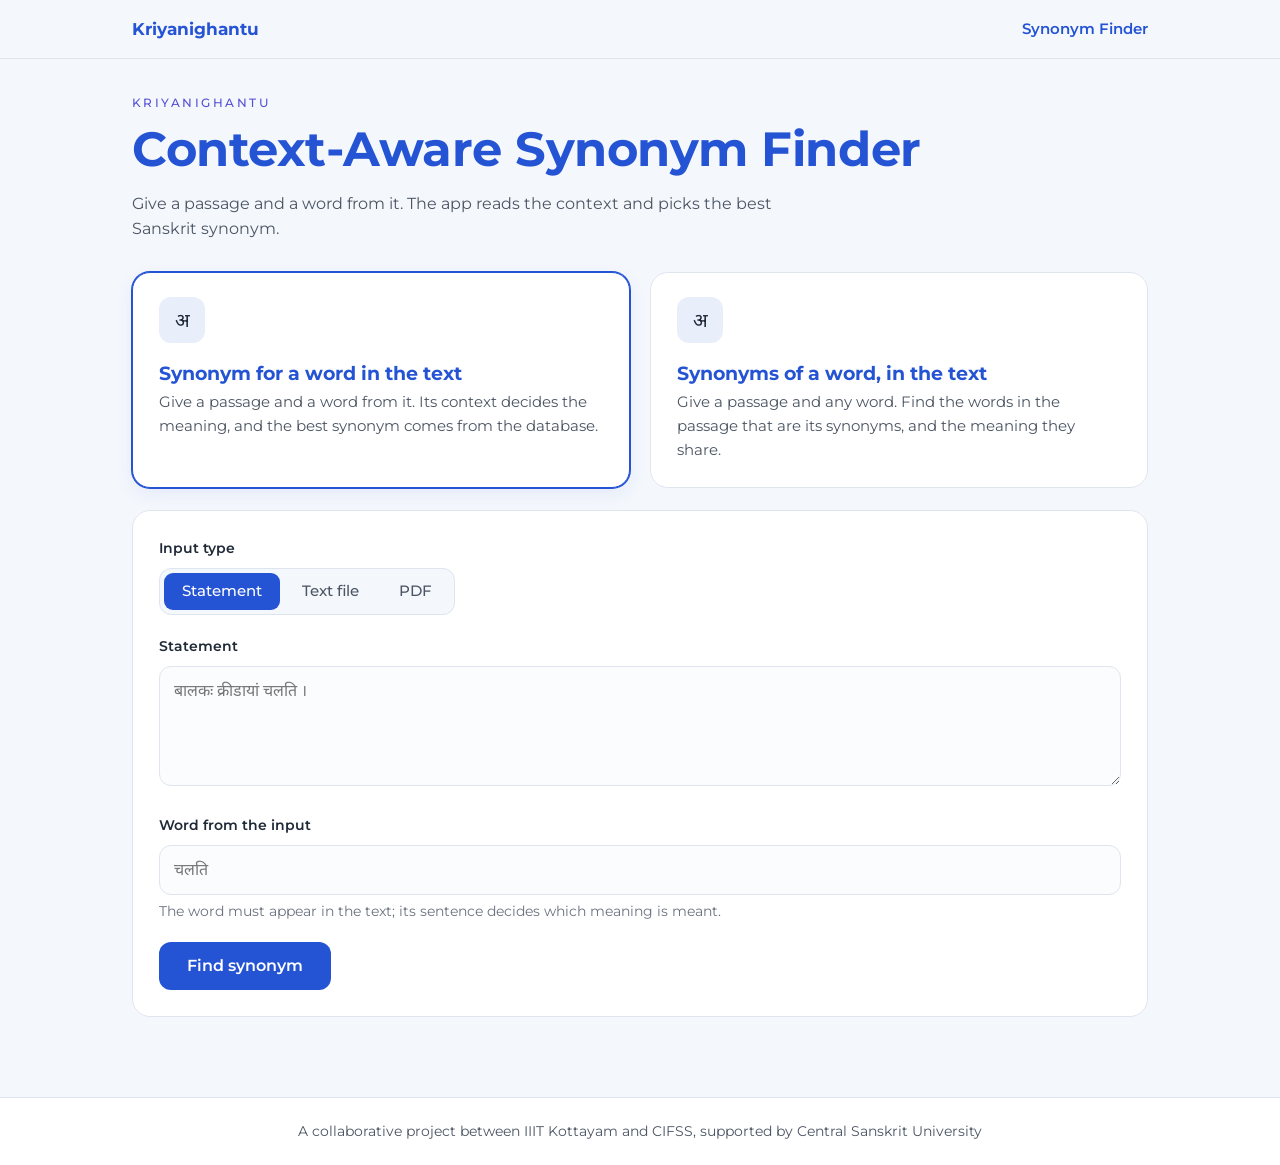
<file: webapp/templates/index.html>
<!doctype html>
<html lang="en">
<head>
<meta charset="utf-8">
<meta name="viewport" content="width=device-width, initial-scale=1">
<title>Synonym Finder · Kriyanighantu</title>
<link rel="preconnect" href="https://fonts.googleapis.com">
<link rel="preconnect" href="https://fonts.gstatic.com" crossorigin>
<link href="https://fonts.googleapis.com/css2?family=Montserrat:wght@400;500;600;700&family=Noto+Sans+Devanagari:wght@400;600;700&display=swap" rel="stylesheet">
<style>
/* Matches the Kriyanighantu site: Montserrat, blue headings, pale blue-grey page, white rounded cards. */
:root {
  color-scheme: light;
  --bg: #f4f7fc; --panel: #ffffff; --ink: #1f2937; --text: #4b5563; --muted: #6b7280; --line: #dfe5ef;
  --accent: #2453d4; --accent-dark: #1b40a8; --accent-ink: #ffffff; --eyebrow: #5550d6;
  --tile: #e8effb; --soft: #edf2fd; --warn-bg: #fff6df; --warn-ink: #7a5600;
  --radius: 18px;
  --font: "Montserrat", "Noto Sans Devanagari", "Nirmala UI", "Segoe UI", system-ui, sans-serif;
}
* { box-sizing: border-box; }
body {
  margin: 0; background: var(--bg); color: var(--text); font: 16px/1.6 var(--font);
  display: flex; flex-direction: column; min-height: 100vh;
}
a { color: inherit; }
.wrap { width: 100%; max-width: 1064px; margin: 0 auto; padding: 0 24px; }

/* Header bar */
.site-header { border-bottom: 1px solid var(--line); }
.site-header .wrap { display: flex; align-items: center; justify-content: space-between; gap: 16px; min-height: 58px; }
.brand { color: var(--accent); font-weight: 700; font-size: 1.05rem; text-decoration: none; }
.site-nav { display: flex; gap: 22px; font-size: .95rem; }
.site-nav a { color: var(--text); text-decoration: none; }
.site-nav a[aria-current] { color: var(--accent); font-weight: 600; }

/* Page */
main { flex: 1; padding: 34px 0 56px; }
.eyebrow { color: var(--eyebrow); font-size: .78rem; font-weight: 500; letter-spacing: .2em; text-transform: uppercase; margin: 0 0 10px; }
h1 { color: var(--accent); font-size: clamp(2rem, 5vw, 3rem); font-weight: 700; line-height: 1.12; margin: 0; letter-spacing: -.01em; }
.lead { color: var(--text); max-width: 640px; margin: 14px 0 30px; }

/* The two finders, chosen like the site's "Search by ..." cards */
.finders { display: grid; grid-template-columns: repeat(auto-fit, minmax(260px, 1fr)); gap: 20px; border: 0; padding: 0; margin: 0 0 22px; }
.finders legend { position: absolute; width: 1px; height: 1px; overflow: hidden; clip: rect(0 0 0 0); }
.finder input { position: absolute; opacity: 0; pointer-events: none; }
.finder label {
  display: block; height: 100%; background: var(--panel); border: 1px solid var(--line); border-radius: var(--radius);
  padding: 24px 26px; cursor: pointer; transition: border-color .15s, box-shadow .15s;
}
.finder label:hover { border-color: #b9c8ea; }
.finder input:checked + label { border-color: var(--accent); box-shadow: 0 0 0 1px var(--accent), 0 6px 18px rgba(36, 83, 212, .08); }
.finder input:focus-visible + label { outline: 3px solid rgba(36, 83, 212, .35); outline-offset: 2px; }
.tile {
  display: inline-grid; place-items: center; width: 46px; height: 46px; border-radius: 12px;
  background: var(--tile); color: var(--ink); font-size: 1.2rem; margin-bottom: 18px;
}
.finder-title { display: block; color: var(--accent); font-size: 1.2rem; font-weight: 700; line-height: 1.3; }
.finder-text { display: block; color: var(--text); font-size: .95rem; margin-top: 4px; }

/* Input panel */
.panel { background: var(--panel); border: 1px solid var(--line); border-radius: var(--radius); padding: 26px; }
form .panel { display: grid; gap: 20px; }
fieldset { border: 0; padding: 0; margin: 0; min-width: 0; }
legend, label.field { display: block; color: var(--ink); font-weight: 600; font-size: .9rem; margin-bottom: 8px; padding: 0; }
.toggle { display: inline-flex; flex-wrap: wrap; background: var(--bg); border: 1px solid var(--line); border-radius: 12px; padding: 4px; gap: 4px; }
.toggle input { position: absolute; opacity: 0; pointer-events: none; }
.toggle label { padding: 7px 18px; border-radius: 9px; cursor: pointer; font-size: .92rem; font-weight: 500; color: var(--text); }
.toggle input:checked + label { background: var(--accent); color: var(--accent-ink); }
.toggle input:focus-visible + label { outline: 3px solid rgba(36, 83, 212, .35); outline-offset: 2px; }
textarea, input[type=text], input[type=file] {
  width: 100%; font: inherit; color: var(--ink); background: #fbfcfe;
  border: 1px solid var(--line); border-radius: 12px; padding: 11px 14px;
}
textarea:focus, input[type=text]:focus { outline: none; border-color: var(--accent); box-shadow: 0 0 0 3px rgba(36, 83, 212, .15); }
textarea { min-height: 120px; resize: vertical; }
[hidden] { display: none !important; }
button.go {
  justify-self: start; background: var(--accent); color: var(--accent-ink); border: 0;
  border-radius: 12px; padding: 11px 28px; font: inherit; font-weight: 600; cursor: pointer;
}
button.go:hover { background: var(--accent-dark); }
button.go:disabled { opacity: .6; cursor: progress; }
.hint { color: var(--muted); font-size: .85rem; margin: 6px 0 0; }

/* Results */
#results { margin-top: 24px; display: grid; gap: 18px; }
#results .panel { padding: 24px 26px; }
.sentence { color: var(--muted); font-size: .92rem; margin: 0 0 12px; }
mark { background: var(--tile); color: var(--accent); border-radius: 5px; padding: 0 4px; font-weight: 600; }
.tag { font-size: .75rem; font-weight: 600; letter-spacing: .12em; text-transform: uppercase; color: var(--eyebrow); margin: 0; }
.best { font-size: 2.4rem; font-weight: 700; color: var(--accent); margin: 4px 0; line-height: 1.3; overflow-wrap: anywhere; }
.forms, .headword { color: var(--muted); font-size: .92rem; margin: 0 0 8px; }
.meaning { color: var(--ink); margin: 12px 0 0; }
.gloss { color: var(--muted); font-size: .92rem; margin: 3px 0 0; }
.note { margin: 16px 0 0; padding: 10px 14px; border-radius: 12px; background: var(--soft); color: var(--ink); font-size: .92rem; }
.note.guess { background: var(--warn-bg); color: var(--warn-ink); }
.chips { display: flex; flex-wrap: wrap; gap: 8px; margin-top: 8px; }
.chip { border: 1px solid var(--line); border-radius: 99px; padding: 4px 14px; font-size: .95rem; background: var(--bg); color: var(--ink); font-family: inherit; }
button.chip { cursor: pointer; }
button.chip:hover { border-color: var(--accent); color: var(--accent); }
.section { margin-top: 18px; }
details { margin-top: 16px; border-top: 1px solid var(--line); padding-top: 12px; }
summary { cursor: pointer; font-size: .92rem; font-weight: 600; color: var(--ink); }
.other { margin-top: 10px; font-size: .92rem; }
.other strong { color: var(--ink); }
.problem h2 { color: var(--accent); margin: 0 0 6px; font-size: 1.2rem; }
.problem p { margin: 0; }
.summary { color: var(--text); font-size: .95rem; margin: 0; }

/* Footer */
.site-footer { background: #ffffff; border-top: 1px solid var(--line); }
.site-footer p { margin: 0; padding: 22px 0; text-align: center; color: var(--text); font-size: .88rem; }

@media (max-width: 640px) {
  .wrap { padding: 0 16px; }
  .panel, #results .panel { padding: 20px; }
  .best { font-size: 2rem; }
}
</style>
</head>
<body>
<header class="site-header">
  <div class="wrap">
    <a class="brand" href="/">Kriyanighantu</a>
    <nav class="site-nav" aria-label="Main">
      <a href="/" aria-current="page">Synonym Finder</a>
    </nav>
  </div>
</header>

<main>
  <div class="wrap">
    <p class="eyebrow">Kriyanighantu</p>
    <h1>Context-Aware Synonym Finder</h1>
    <p class="lead" id="lead"></p>

    <form id="form">
      <fieldset class="finders">
        <legend>Finder</legend>
        <div class="finder">
          <input type="radio" name="task" id="t-in-context" value="in_context" checked>
          <label for="t-in-context">
            <span class="tile" aria-hidden="true">अ</span>
            <span class="finder-title">Synonym for a word in the text</span>
            <span class="finder-text">Give a passage and a word from it. Its context decides the meaning, and the best synonym comes from the database.</span>
          </label>
        </div>
        <div class="finder">
          <input type="radio" name="task" id="t-in-text" value="in_text">
          <label for="t-in-text">
            <span class="tile" aria-hidden="true">अ</span>
            <span class="finder-title">Synonyms of a word, in the text</span>
            <span class="finder-text">Give a passage and any word. Find the words in the passage that are its synonyms, and the meaning they share.</span>
          </label>
        </div>
      </fieldset>

      <div class="panel">
        <fieldset>
          <legend>Input type</legend>
          <div class="toggle">
            <input type="radio" name="mode" id="m-statement" value="statement" checked><label for="m-statement">Statement</label>
            <input type="radio" name="mode" id="m-text" value="text"><label for="m-text">Text file</label>
            <input type="radio" name="mode" id="m-pdf" value="pdf"><label for="m-pdf">PDF</label>
          </div>
        </fieldset>

        <div id="statement-input">
          <label class="field" for="text">Statement</label>
          <textarea id="text" name="text" placeholder="बालकः क्रीडायां चलति ।"></textarea>
        </div>
        <div id="file-input" hidden>
          <label class="field" for="file" id="file-label">File</label>
          <input type="file" id="file" name="file">
        </div>

        <div>
          <label class="field" for="word" id="word-label">Word from the input</label>
          <input type="text" id="word" name="word" placeholder="चलति" autocomplete="off">
          <p class="hint" id="word-hint"></p>
        </div>
        <button class="go" id="go" type="submit">Find synonym</button>
      </div>
    </form>

    <div id="results" aria-live="polite"></div>
  </div>
</main>

<footer class="site-footer">
  <div class="wrap">
    <p>A collaborative project between IIIT Kottayam and CIFSS, supported by Central Sanskrit University</p>
  </div>
</footer>

<script>
const form = document.getElementById('form');
const results = document.getElementById('results');
const go = document.getElementById('go');
const fileInput = document.getElementById('file');
const wordInput = document.getElementById('word');

function el(tag, className, text) {
  const node = document.createElement(tag);
  if (className) node.className = className;
  if (text !== undefined && text !== null) node.textContent = text;
  return node;
}

function meaningName(m) {
  return m.qualifier ? `${m.name} (${m.qualifier})` : m.name;
}

function chips(words, onPick) {
  const row = el('div', 'chips');
  for (const word of words) {
    const chip = el(onPick ? 'button' : 'span', 'chip', word);
    if (onPick) { chip.type = 'button'; chip.onclick = () => onPick(word); }
    row.append(chip);
  }
  return row;
}

const TASKS = {
  in_context: {
    lead: 'Give a passage and a word from it. The app reads the context and picks the best Sanskrit synonym.',
    label: 'Word from the input',
    hint: 'The word must appear in the text; its sentence decides which meaning is meant.',
    button: 'Find synonym',
  },
  in_text: {
    lead: 'Give a passage and any word. The app finds the words in the passage that are its synonyms, reading each in its context.',
    label: 'Word to find synonyms of',
    hint: 'The word does not need to be in the text: a Sanskrit verb (चलति) or an English meaning (go, tremble).',
    button: 'Find in text',
  },
};
const task = () => form.elements.task.value;

function retry(word) { wordInput.value = word; form.requestSubmit(); }

function renderProblem(data) {
  const card = el('section', 'panel problem');
  card.append(el('h2', '', data.title), el('p', '', data.message));
  if (data.suggestions && data.suggestions.length) {
    // A spelling suggestion can be retried; in the in-text finder any database verb can be, since it need not be in the text.
    const canRetry = data.suggestions_in_text || (task() === 'in_text' && !data.suggestions_label);
    const label = data.suggestions_label || (data.suggestions_in_text ? 'Similar words in your text' : 'Similar verbs in the database');
    const box = el('div', 'section');
    box.append(el('p', 'tag', label));
    box.append(chips(data.suggestions, canRetry ? retry : null));
    card.append(box);
  }
  results.append(card);
}

function sentenceWith(sentence, token) {
  // The sentence with the matched word highlighted (it is rebuilt from tokens, so the word is present as typed).
  const line = el('p', 'sentence');
  const at = sentence.indexOf(token);
  if (at < 0) { line.textContent = sentence; return line; }
  line.append(document.createTextNode(sentence.slice(0, at)), el('mark', '', token),
              document.createTextNode(sentence.slice(at + token.length)));
  return line;
}

function renderMatch(item) {
  const card = el('section', 'panel');
  card.append(sentenceWith(item.sentence, item.token));
  card.append(el('p', 'tag', item.kind === 'exact' ? 'Synonym found in your text' : 'Related word found in your text (no exact synonym)'));
  card.append(el('p', 'best', item.token));
  if (item.headword !== item.token) card.append(el('p', 'headword', 'Dictionary form: ' + item.headword));
  const meaning = el('p', 'meaning');
  meaning.append(el('strong', '', 'Shared meaning: '), document.createTextNode(meaningName(item.meaning)));
  card.append(meaning);
  card.append(el('p', 'gloss', item.meaning.gloss || 'The dataset has no English gloss for this meaning.'));
  card.append(el('p', 'note' + (item.certain ? '' : ' guess'),
    item.note + (item.because.length ? ' Context words: ' + item.because.join(', ') + '.' : '')));
  results.append(card);
}

function renderMatches(data) {
  const n = data.matches_total, shown = data.matches.length;
  const extra = n > shown ? ` Showing the best ${shown}.` : '';
  results.append(el('p', 'summary',
    `Found ${n} word${n > 1 ? 's' : ''} in your text sharing a meaning with “${data.word}”, best match first.${extra}`));
  data.matches.forEach(renderMatch);
}

function renderOccurrence(item) {
  const card = el('section', 'panel');
  card.append(el('p', 'sentence', item.sentence));
  const answer = item.answer;

  if (answer) {
    card.append(el('p', 'tag', answer.kind === 'exact' ? 'Best suited synonym' : 'Closest related word (no exact synonym)'));
    card.append(el('p', 'best', answer.best.word));
    if (answer.best.forms.length > 1) card.append(el('p', 'forms', 'Also: ' + answer.best.forms.slice(1).join(', ')));
    const meaning = el('p', 'meaning');
    meaning.append(el('strong', '', 'Meaning: '), document.createTextNode(meaningName(answer)));
    card.append(meaning);
    card.append(el('p', 'gloss', answer.gloss || 'The dataset has no English gloss for this meaning.'));
    card.append(el('p', 'note' + (item.certain ? '' : ' guess'),
      item.note + (answer.because.length ? ' Context words: ' + answer.because.join(', ') + '.' : '')));
    if (answer.alternatives.length) {
      const box = el('div', 'section');
      box.append(el('p', 'tag', 'Other synonyms for this meaning'));
      box.append(chips(answer.alternatives.map(a => a.word)));
      card.append(box);
    }
  } else {
    const box = el('div', 'problem');
    box.append(el('h2', '', item.explanation.title), el('p', '', item.explanation.message));
    card.append(box);
  }

  if (item.other_meanings.length) {
    const more = el('details');
    more.append(el('summary', '', `Other recorded meanings (${item.other_meanings.length})`));
    for (const m of item.other_meanings) {
      const row = el('div', 'other');
      row.append(el('strong', '', meaningName(m)));
      row.append(document.createTextNode(m.best ? ' → ' + m.best.word : ' → no synonym in the database'));
      if (m.gloss) row.append(el('div', 'gloss', m.gloss));
      more.append(row);
    }
    card.append(more);
  }
  results.append(card);
}

function render(data) {
  results.replaceChildren();
  if (data.status !== 'ok') return renderProblem(data);
  if (data.task === 'in_text') return renderMatches(data);
  const shown = data.occurrences.length;
  const extra = data.occurrences_total > shown ? ` Showing the first ${shown} of ${data.occurrences_total}.` : '';
  if (data.occurrences_total > 1) results.append(el('p', 'summary', `“${data.word}” occurs in ${data.occurrences_total} sentences; each is read separately.${extra}`));
  data.occurrences.forEach(renderOccurrence);
}

function syncMode() {
  const mode = form.elements.mode.value;
  document.getElementById('statement-input').hidden = mode !== 'statement';
  document.getElementById('file-input').hidden = mode === 'statement';
  document.getElementById('file-label').textContent = mode === 'pdf' ? 'PDF file' : 'Text file (.txt)';
  fileInput.accept = mode === 'pdf' ? '.pdf,application/pdf' : '.txt,text/plain';
  fileInput.value = '';
  results.replaceChildren();
}
for (const radio of form.elements.mode) radio.addEventListener('change', syncMode);

function syncTask() {
  const t = TASKS[task()];
  document.getElementById('lead').textContent = t.lead;
  document.getElementById('word-label').textContent = t.label;
  document.getElementById('word-hint').textContent = t.hint;
  go.textContent = t.button;
  results.replaceChildren();
}
for (const radio of form.elements.task) radio.addEventListener('change', syncTask);
syncTask();

form.addEventListener('submit', async event => {
  event.preventDefault();
  go.disabled = true;
  go.textContent = 'Reading…';
  try {
    const response = await fetch('/api/find', { method: 'POST', body: new FormData(form) });
    render(await response.json());
  } catch {
    render({ status: 'explained', title: 'The app is not responding', message: 'Check that the window running the app is still open, then try again.' });
  } finally {
    go.disabled = false;
    go.textContent = TASKS[task()].button;
  }
});
</script>
</body>
</html>
</file>
